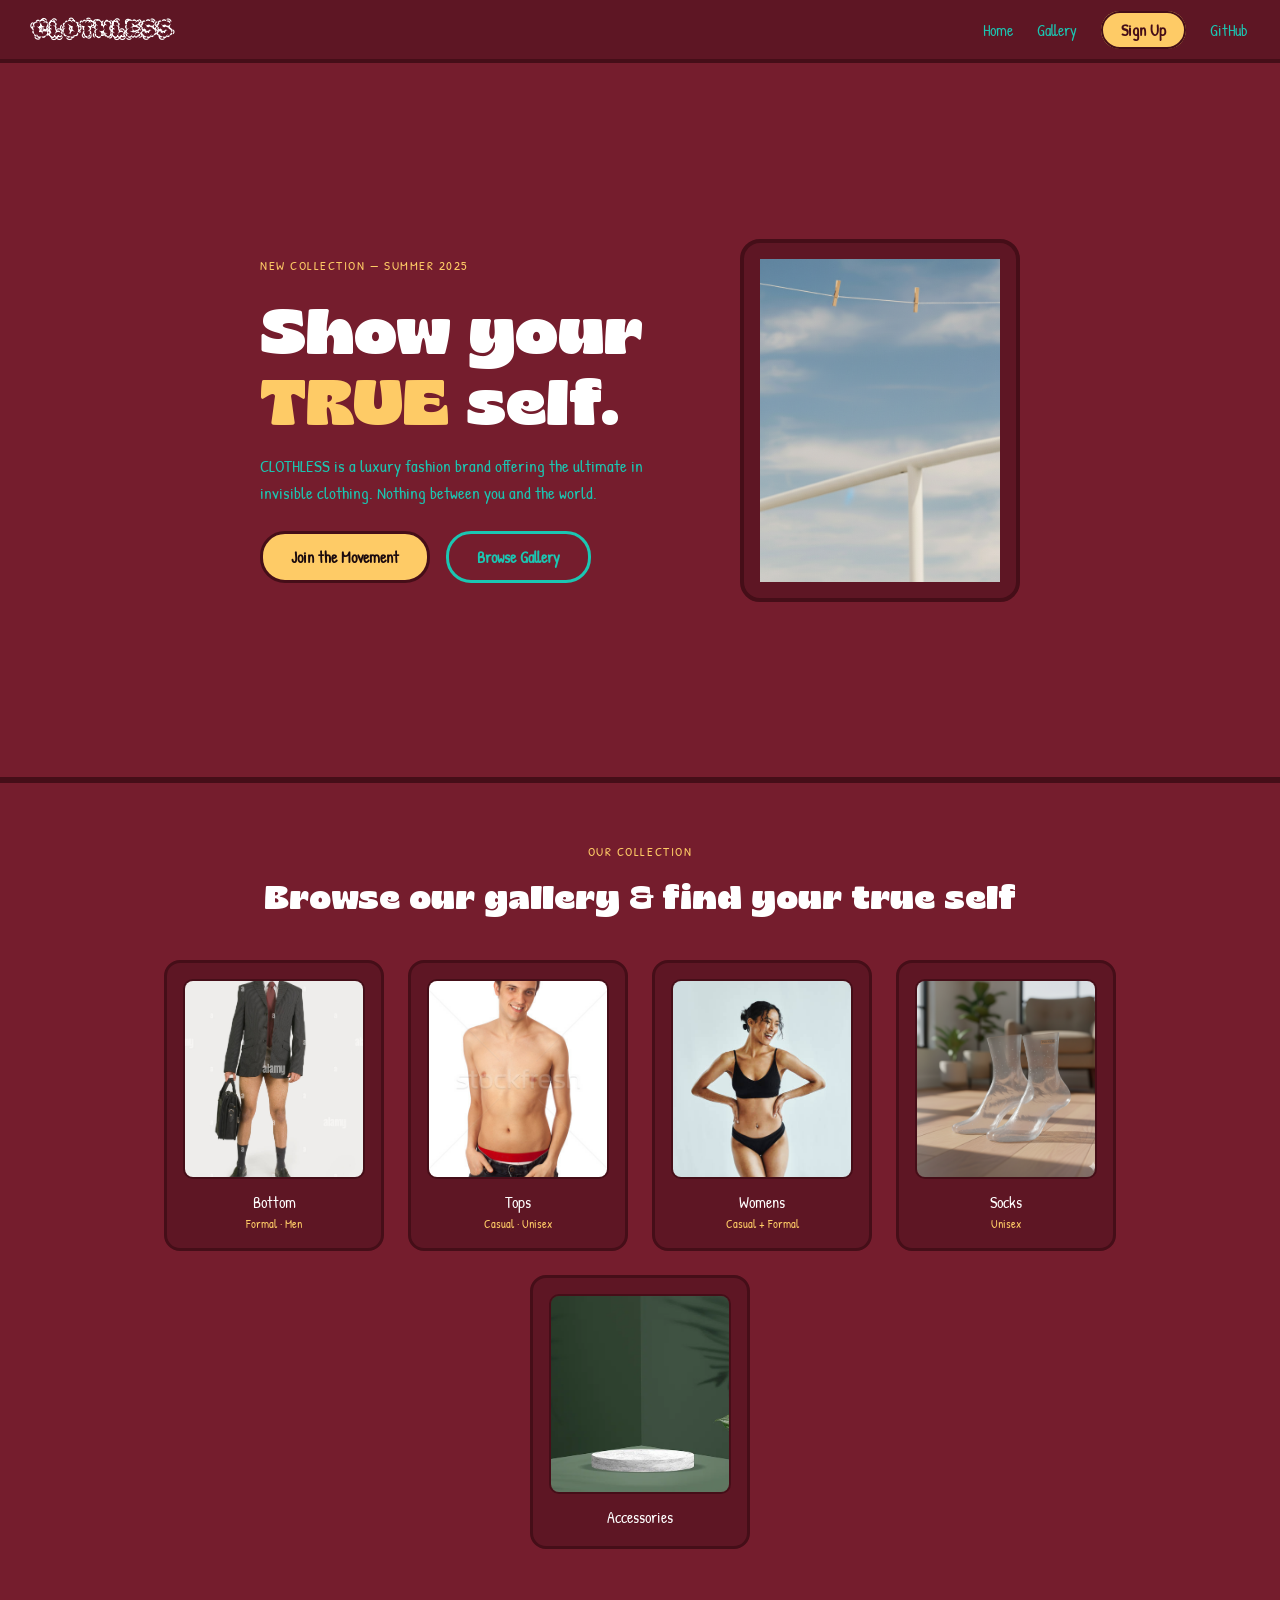
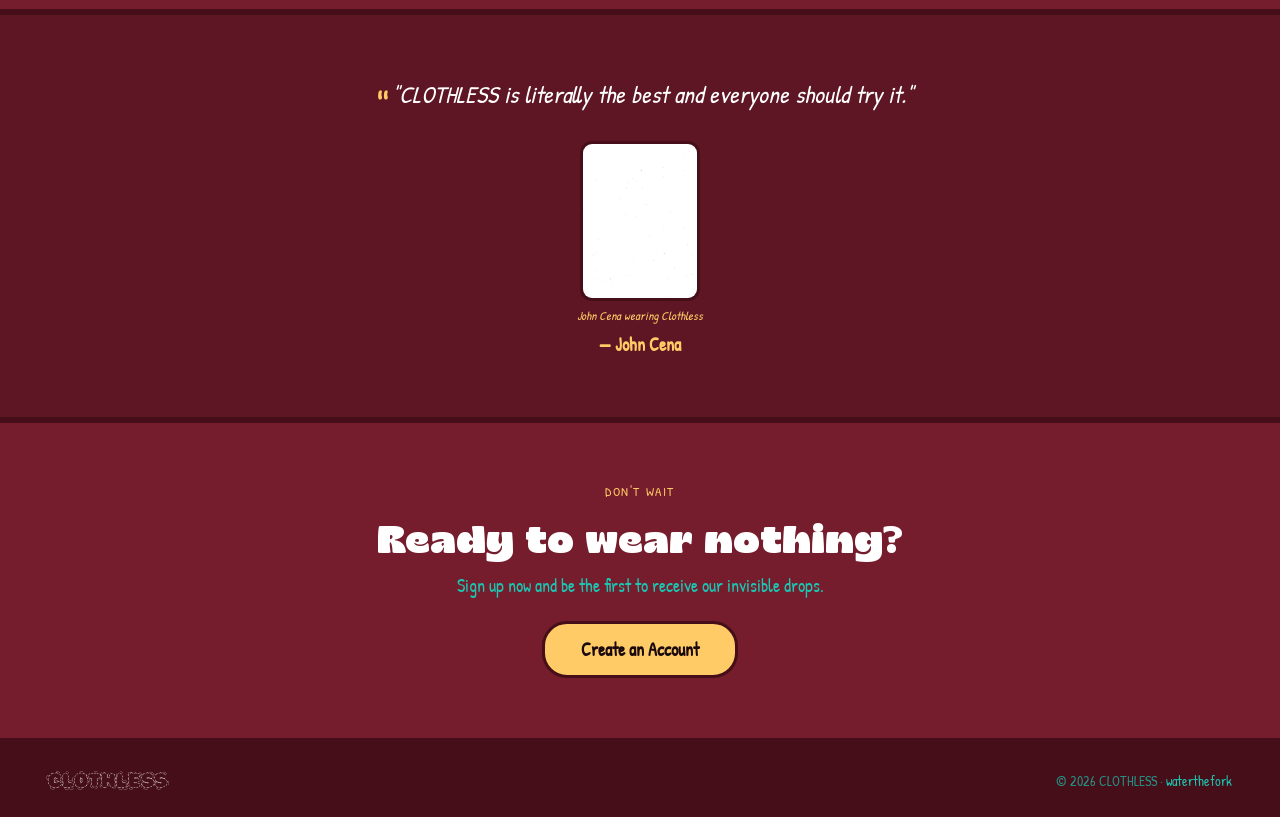
<file: index.html>
<!doctype html>
<html lang="en">
  <head>
    <meta charset="UTF-8" />
    <meta name="viewport" content="width=device-width, initial-scale=1.0" />
    <link rel="preconnect" href="https://fonts.googleapis.com" />
    <link rel="preconnect" href="https://fonts.gstatic.com" crossorigin />
    <link
      href="https://fonts.googleapis.com/css2?family=Fascinate+Inline&family=Patrick+Hand&family=Rubik+Puddles&display=swap"
      rel="stylesheet"
    />
    <title>CLOTHLESS – World's First Invisible Fashion Brand</title>
    <link rel="stylesheet" href="css/global.css" />
    <link rel="stylesheet" href="css/landing.css" />
  </head>
  <body>
    <header class="navbar" id="home">
      <h2 class="logo"><a href="index.html">CLOTHLESS</a></h2>
      <ul class="nav-links">
        <li><a href="#home">Home</a></li>
        <li><a href="#gallery">Gallery</a></li>
        <li><a href="signup.html" class="nav-btn">Sign Up</a></li>
        <li>
          <a
            href="https://github.com/waterthefork/clothless-website"
            target="_blank"
            >GitHub</a
          >
        </li>
      </ul>
    </header>

    <section class="hero" id="hero">
      <div class="hero-content">
        <p class="eyebrow">New Collection — Summer 2025</p>
        <h1 class="hero-title">
          Show your<br /><span class="accent">TRUE</span> self.
        </h1>
        <p class="hero-subtitle">
          CLOTHLESS is a luxury fashion brand offering the ultimate in invisible
          clothing. Nothing between you and the world.
        </p>
        <div class="hero-actions">
          <a href="signup.html" class="btn btn-primary">Join the Movement</a>
          <a href="#gallery" class="btn btn-ghost">Browse Gallery</a>
        </div>
      </div>
      <div class="hero-image">
        <div class="hero-image-frame">
          <img src="images/tshirtless.png" alt="Invisible t-shirt" />
        </div>
      </div>
    </section>

    <section class="gallery" id="gallery">
      <p class="eyebrow center">Our Collection</p>
      <h3 class="section-title">
        Browse our gallery &amp; find your true self
      </h3>
      <div class="feature-list">
        <div class="feature-item">
          <div class="feature-image-wrap">
            <img
              src="images/pantless.jpg"
              alt="Invisible pants"
              class="feature-image"
            />
          </div>
          <p class="feature-text">
            Bottom <span class="tag">Formal · Men</span>
          </p>
        </div>
        <div class="feature-item">
          <div class="feature-image-wrap">
            <img
              src="images/shirtless.jpg"
              alt="Invisible shirt"
              class="feature-image"
            />
          </div>
          <p class="feature-text">
            Tops <span class="tag">Casual · Unisex</span>
          </p>
        </div>
        <div class="feature-item">
          <div class="feature-image-wrap">
            <img
              src="images/women.jpg"
              alt="Women's collection"
              class="feature-image"
            />
          </div>
          <p class="feature-text">
            Womens<span class="tag">Casual + Formal</span>
          </p>
        </div>
        <div class="feature-item">
          <div class="feature-image-wrap">
            <img
              src="images/transperntsocks.png"
              alt="Invisible shirt"
              class="feature-image"
            />
          </div>
          <p class="feature-text">Socks <span class="tag">Unisex</span></p>
        </div>
        <div class="feature-item">
          <div class="feature-image-wrap">
            <img
              src="images/background-img.webp"
              alt="Accessories"
              class="feature-image"
            />
          </div>
          <p class="feature-text">Accessories <span class="tag"></span></p>
        </div>
      </div>
    </section>

    <section class="testimonial">
      <blockquote class="testimonial-quote">
        "CLOTHLESS is literally the best and everyone should try it."
      </blockquote>
      <div class="testimonial-author">
        <div class="testimonial-img-wrap">
          <img src="images/blank.jpg" alt="John Cena wearing Clothless" />
          <p class="testimonial-caption">John Cena wearing Clothless</p>
        </div>
        <span class="testimonial-name">— John Cena</span>
      </div>
    </section>

    <section class="cta">
      <div class="cta-content">
        <p class="eyebrow center">Don't wait</p>
        <h3 class="cta-title">Ready to wear nothing?</h3>
        <p class="cta-subtitle">
          Sign up now and be the first to receive our invisible drops.
        </p>
      </div>
      <a href="signup.html" class="btn btn-primary cta-btn"
        >Create an Account</a
      >
    </section>

    <footer class="footer">
      <p class="logo-footer"><a href="index.html">CLOTHLESS</a></p>
      <p class="footer-copy">
        &copy; 2026 CLOTHLESS ·
        <a href="https://github.com/waterthefork" target="_blank"
          >waterthefork</a
        >
      </p>
    </footer>
  </body>
</html>
</file>
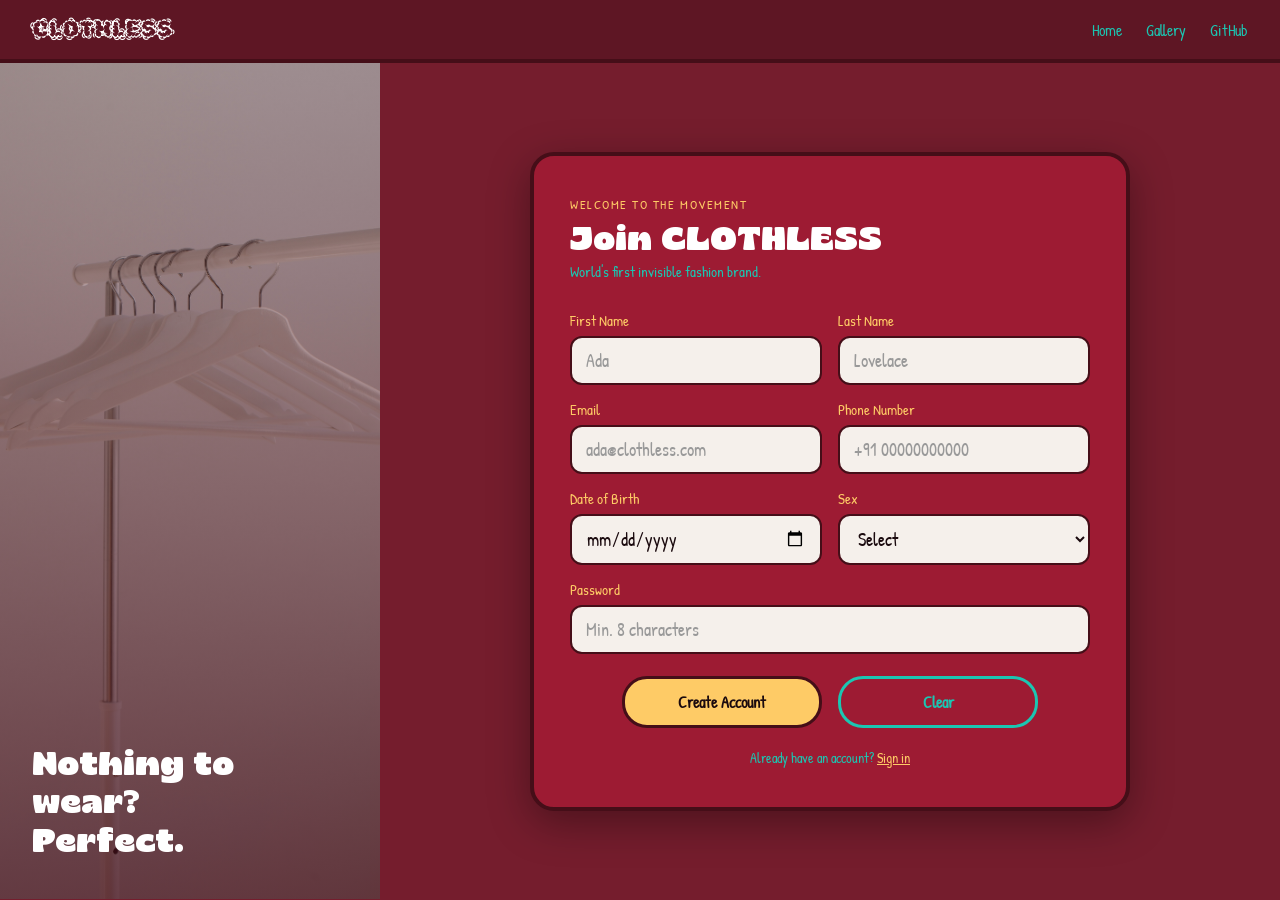
<file: signup.html>
<!doctype html>
<html lang="en">
  <head>
    <meta charset="UTF-8" />
    <meta name="viewport" content="width=device-width, initial-scale=1.0" />
    <link rel="preconnect" href="https://fonts.googleapis.com" />
    <link rel="preconnect" href="https://fonts.gstatic.com" crossorigin />
    <link
      href="https://fonts.googleapis.com/css2?family=Patrick+Hand&family=Rubik+Puddles&display=swap"
      rel="stylesheet"
    />
    <title>Sign Up – CLOTHLESS</title>
    <link rel="stylesheet" href="css/global.css" />
    <link rel="stylesheet" href="css/signup.css" />
  </head>
  <body>
    <header class="navbar">
      <h2 class="logo"><a href="index.html">CLOTHLESS</a></h2>
      <ul class="nav-links">
        <li><a href="index.html">Home</a></li>
        <li><a href="index.html#gallery">Gallery</a></li>
        <li>
          <a
            href="https://github.com/waterthefork/clothless-website"
            target="_blank"
            >GitHub</a
          >
        </li>
      </ul>
    </header>

    <main class="signup-layout">
      <div class="signup-panel" aria-hidden="true">
        <img src="images/andrej-lisakov-Yy4sN6QzboU-unsplash.jpg" alt="" />
        <div class="panel-overlay">
          <p class="panel-tagline">Nothing to wear?<br />Perfect.</p>
        </div>
      </div>

      <div class="signup-form-wrap">
        <div class="form-container">
          <p class="eyebrow">Welcome to the movement</p>
          <h1>Join CLOTHLESS</h1>
          <p class="subtitle">World's first invisible fashion brand.</p>

          <form action="" novalidate>
            <div class="form-row">
              <div class="form-group">
                <label for="first-name">First Name</label>
                <input
                  type="text"
                  id="first-name"
                  name="first-name"
                  placeholder="Ada"
                  required
                />
              </div>
              <div class="form-group">
                <label for="last-name">Last Name</label>
                <input
                  type="text"
                  id="last-name"
                  name="last-name"
                  placeholder="Lovelace"
                  required
                />
              </div>
            </div>

            <div class="form-row">
              <div class="form-group">
                <label for="email">Email</label>
                <input
                  type="email"
                  id="email"
                  name="email"
                  placeholder="ada@clothless.com"
                  required
                />
              </div>
              <div class="form-group">
                <label for="phone-number">Phone Number</label>
                <input
                  type="tel"
                  id="phone-number"
                  name="phone-number"
                  placeholder="+91 00000000000"
                  required
                />
              </div>
            </div>

            <div class="form-row">
              <div class="form-group">
                <label for="dob">Date of Birth</label>
                <input type="date" id="dob" name="dob" required />
              </div>
              <div class="form-group">
                <label for="sex">Sex</label>
                <select id="sex" name="sex" required>
                  <option value="">Select</option>
                  <option value="male">Male</option>
                  <option value="female">Female</option>
                  <option value="other">Other</option>
                </select>
              </div>
            </div>

            <div class="form-row">
              <div class="form-group full-width">
                <label for="password">Password</label>
                <input
                  type="password"
                  name="password"
                  id="password"
                  placeholder="Min. 8 characters"
                  required
                  minlength="8"
                />
              </div>
            </div>

            <div class="button-group">
              <button type="submit" class="btn btn-primary">
                Create Account
              </button>
              <button type="reset" class="btn btn-ghost">Clear</button>
            </div>

            <p class="signin-link">
              Already have an account? <a href="#">Sign in</a>
            </p>
          </form>
        </div>
      </div>
    </main>
  </body>
</html>
</file>
<file: css/global.css>
@font-face {
  font-family: "Gliker-Black";
  src: url("../fonts/Gliker-Black.woff2");
}

*,
*::before,
*::after {
  box-sizing: border-box;
  margin: 0;
  padding: 0;
}

body {
  font-family: "Patrick Hand", cursive;
  font-size: 18px;
  color: rgb(27, 198, 178);
  background-color: #751d2d;
}

a {
  color: rgb(27, 198, 178);
  text-decoration: none;
}

img {
  display: block;
  max-width: 100%;
}

h1,
h2,
h3 {
  font-family: "Gliker-Black", sans-serif;
}

button,
input,
textarea,
select {
  font: inherit;
}

.navbar {
  position: sticky;
  top: 0;
  z-index: 100;
  display: flex;
  justify-content: space-between;
  align-items: center;
  padding: 16px 32px;
  background-color: #5e1624;
  border-bottom: 4px solid #450e18;
}

.logo a,
.logo {
  font-family: "Rubik Puddles", system-ui;
  color: white;
  text-decoration: none;
  font-size: 1.4rem;
}

.nav-links {
  display: flex;
  gap: 24px;
  list-style: none;
  align-items: center;
}

.nav-links a {
  font-size: 1rem;
  transition: color 0.2s;
}

.nav-links a:hover {
  color: #fecb66;
}

.nav-btn {
  background-color: #fecb66;
  color: #450e18 !important;
  font-weight: bold;
  padding: 6px 18px;
  border-radius: 20px;
  border: 2px solid #450e18;
  transition:
    background-color 0.2s,
    transform 0.15s !important;
}

.nav-btn:hover {
  background-color: #ffd98f !important;
  transform: translateY(-1px);
}

.btn {
  display: inline-block;
  padding: 12px 28px;
  border-radius: 25px;
  border: 3px solid #450e18;
  font-size: 1rem;
  font-weight: bold;
  cursor: pointer;
  transition:
    transform 0.15s,
    background-color 0.2s;
  text-align: center;
}

.btn-primary {
  background-color: #fecb66;
  color: #1a0a0e;
}

.btn-primary:hover {
  background-color: #ffd98f;
  transform: translateY(-2px);
  color: #1a0a0e;
}

.btn-ghost {
  background-color: transparent;
  color: rgb(27, 198, 178);
  border-color: rgb(27, 198, 178);
}

.btn-ghost:hover {
  background-color: rgba(27, 198, 178, 0.1);
  transform: translateY(-2px);
}

.eyebrow {
  font-size: 0.8rem;
  font-family: "Patrick Hand", cursive;
  letter-spacing: 0.12em;
  text-transform: uppercase;
  color: #fecb66;
  margin-bottom: 6px;
}

.eyebrow.center {
  text-align: center;
}

section {
  border-bottom: 6px solid #450e18;
  padding: 60px 32px;
}

@media (max-width: 700px) {
  .navbar {
    padding: 12px 16px;
  }

  .nav-links {
    gap: 12px;
  }

  section {
    padding: 40px 16px;
  }
}
</file>
<file: css/landing.css>
.hero {
  display: flex;
  align-items: center;
  justify-content: center;
  gap: 60px;
  min-height: 80vh;
  padding: 80px 48px;
}

.hero-content {
  max-width: 520px;
  display: flex;
  flex-direction: column;
  gap: 16px;
}

.hero-title {
  font-size: clamp(2.4rem, 6vw, 4rem);
  color: white;
  line-height: 1.1;
}

.hero-title .accent {
  color: #fecb66;
}

.hero-subtitle {
  font-size: 1.05rem;
  line-height: 1.6;
  max-width: 420px;
}

.hero-actions {
  display: flex;
  gap: 16px;
  flex-wrap: wrap;
  margin-top: 8px;
}

.hero-image-frame {
  background-color: #5e1624;
  border: 4px solid #450e18;
  border-radius: 20px;
  padding: 16px;
  max-width: 280px;
}

.gallery {
  display: flex;
  flex-direction: column;
  align-items: center;
  gap: 12px;
}

.section-title {
  font-size: clamp(1.4rem, 3vw, 2rem);
  text-align: center;
  color: white;
  margin-bottom: 32px;
}

.feature-list {
  display: flex;
  flex-wrap: wrap;
  gap: 24px;
  justify-content: center;
  width: 100%;
  max-width: 1100px;
}

.feature-item {
  display: flex;
  flex-direction: column;
  align-items: center;
  gap: 12px;
  background-color: #5e1624;
  border: 3px solid #450e18;
  border-radius: 16px;
  padding: 16px;
  width: 220px;
  transition: transform 0.2s;
}

.feature-item:hover {
  transform: translateY(-4px);
}

.feature-image-wrap {
  width: 100%;
  height: 200px;
  overflow: hidden;
  border-radius: 10px;
  border: 2px solid #450e18;
}

.feature-image {
  width: 100%;
  height: 100%;
  object-fit: cover;
}

.feature-text {
  font-size: 1rem;
  text-align: center;
  color: white;
}

.tag {
  display: block;
  font-size: 0.75rem;
  color: #fecb66;
  margin-top: 2px;
}

.testimonial {
  display: flex;
  flex-direction: column;
  align-items: center;
  gap: 28px;
  text-align: center;
  background-color: #5e1624;
}

.testimonial-quote {
  font-size: clamp(1.1rem, 2.5vw, 1.5rem);
  font-style: italic;
  color: white;
  max-width: 600px;
  line-height: 1.6;
  quotes: "\201C" "\201D";
}

.testimonial-quote::before {
  content: open-quote;
  font-size: 3rem;
  color: #fecb66;
  line-height: 0;
  vertical-align: -0.5em;
  margin-right: 4px;
}

.testimonial-author {
  display: flex;
  flex-direction: column;
  align-items: center;
  gap: 8px;
}

.testimonial-img-wrap {
  display: flex;
  flex-direction: column;
  align-items: center;
  gap: 6px;
}

.testimonial-img-wrap img {
  width: 120px;
  height: 160px;
  object-fit: cover;
  border-radius: 12px;
  border: 3px solid #450e18;
}

.testimonial-caption {
  font-size: 0.75rem;
  color: #fecb66;
  font-style: italic;
}

.testimonial-name {
  color: #fecb66;
  font-weight: bold;
}

.cta {
  display: flex;
  flex-direction: column;
  align-items: center;
  gap: 20px;
  text-align: center;
}

.cta-content {
  display: flex;
  flex-direction: column;
  align-items: center;
  gap: 10px;
}

.cta-title {
  font-size: clamp(1.6rem, 3vw, 2.4rem);
  color: white;
}

.cta-subtitle {
  max-width: 460px;
  line-height: 1.6;
}

.cta-btn {
  font-size: 1.1rem;
  padding: 14px 36px;
}

.footer {
  display: flex;
  justify-content: space-between;
  align-items: center;
  padding: 24px 48px;
  border-bottom: none;
  background-color: #450e18;
}

.logo-footer a {
  font-family: "Rubik Puddles", system-ui;
  color: white;
  font-size: 1.2rem;
}

.footer-copy {
  font-size: 0.85rem;
  color: rgba(27, 198, 178, 0.7);
}

@media (max-width: 800px) {
  .hero {
    flex-direction: column-reverse;
    padding: 48px 24px;
    min-height: unset;
    text-align: center;
  }

  .hero-actions {
    justify-content: center;
  }

  .hero-subtitle {
    margin: 0 auto;
  }

  .hero-image-frame {
    max-width: 200px;
  }

  .feature-item {
    width: 160px;
  }

  .feature-image-wrap {
    height: 140px;
  }

  .footer {
    flex-direction: column;
    gap: 8px;
    text-align: center;
    padding: 24px 16px;
  }
}
</file>
<file: css/signup.css>
body {
  min-height: 100dvh;
}

.signup-layout {
  display: flex;
  min-height: calc(100dvh - 64px);
  border-bottom: none;
  padding: 0;
}

.signup-panel {
  position: relative;
  flex: 0 0 380px;
  overflow: hidden;
}

.signup-panel img {
  width: 100%;
  height: 100%;
  object-fit: cover;
  display: block;
}

.panel-overlay {
  position: absolute;
  inset: 0;
  background: linear-gradient(
    to bottom,
    rgba(69, 14, 24, 0.3) 0%,
    rgba(69, 14, 24, 0.75) 100%
  );
  display: flex;
  align-items: flex-end;
  padding: 40px 32px;
}

.panel-tagline {
  font-family: "Gliker-Black", sans-serif;
  font-size: 2rem;
  color: white;
  line-height: 1.2;
}

.signup-form-wrap {
  flex: 1;
  display: flex;
  align-items: center;
  justify-content: center;
  padding: 48px 32px;
  background-color: #751d2d;
}

.form-container {
  width: 100%;
  max-width: 600px;
  background-color: #9d1b33;
  border: 4px solid #450e18;
  border-radius: 24px;
  padding: 40px 36px;
  box-shadow: 0 12px 40px rgba(0, 0, 0, 0.35);
}

.form-container h1 {
  font-size: 2rem;
  color: white;
  margin-bottom: 4px;
}

.subtitle {
  color: rgb(27, 198, 178);
  margin-bottom: 28px;
  font-size: 0.95rem;
}

form {
  display: flex;
  flex-direction: column;
  gap: 14px;
}

.form-row {
  display: flex;
  gap: 16px;
}

.form-group {
  display: flex;
  flex-direction: column;
  gap: 5px;
  flex: 1;
}

.form-group.full-width {
  flex: 1 1 100%;
}

label {
  font-size: 0.95rem;
  color: #fecb66;
}

input,
select {
  width: 100%;
  padding: 10px 14px;
  border: 2px solid #450e18;
  border-radius: 12px;
  background-color: #f5f0eb;
  color: #1a0a0e;
  outline: none;
  transition:
    border-color 0.2s,
    box-shadow 0.2s;
}

input:focus,
select:focus {
  border-color: #fecb66;
  box-shadow: 0 0 0 3px rgba(254, 203, 102, 0.3);
}

input::placeholder {
  color: #999;
}

.button-group {
  display: flex;
  justify-content: center;
  gap: 16px;
  margin-top: 8px;
}

.button-group .btn {
  flex: 1;
  max-width: 200px;
}

.signin-link {
  text-align: center;
  font-size: 0.9rem;
  margin-top: 6px;
}

.signin-link a {
  color: #fecb66;
  text-decoration: underline;
}

.signin-link a:hover {
  color: #ffd98f;
}

@media (max-width: 860px) {
  .signup-panel {
    display: none;
  }

  .signup-form-wrap {
    padding: 32px 16px;
  }

  .form-container {
    padding: 28px 20px;
  }
}

@media (max-width: 560px) {
  .form-row {
    flex-direction: column;
    gap: 14px;
  }

  .button-group {
    flex-direction: column;
    align-items: stretch;
  }

  .button-group .btn {
    max-width: 100%;
  }
}
</file>
